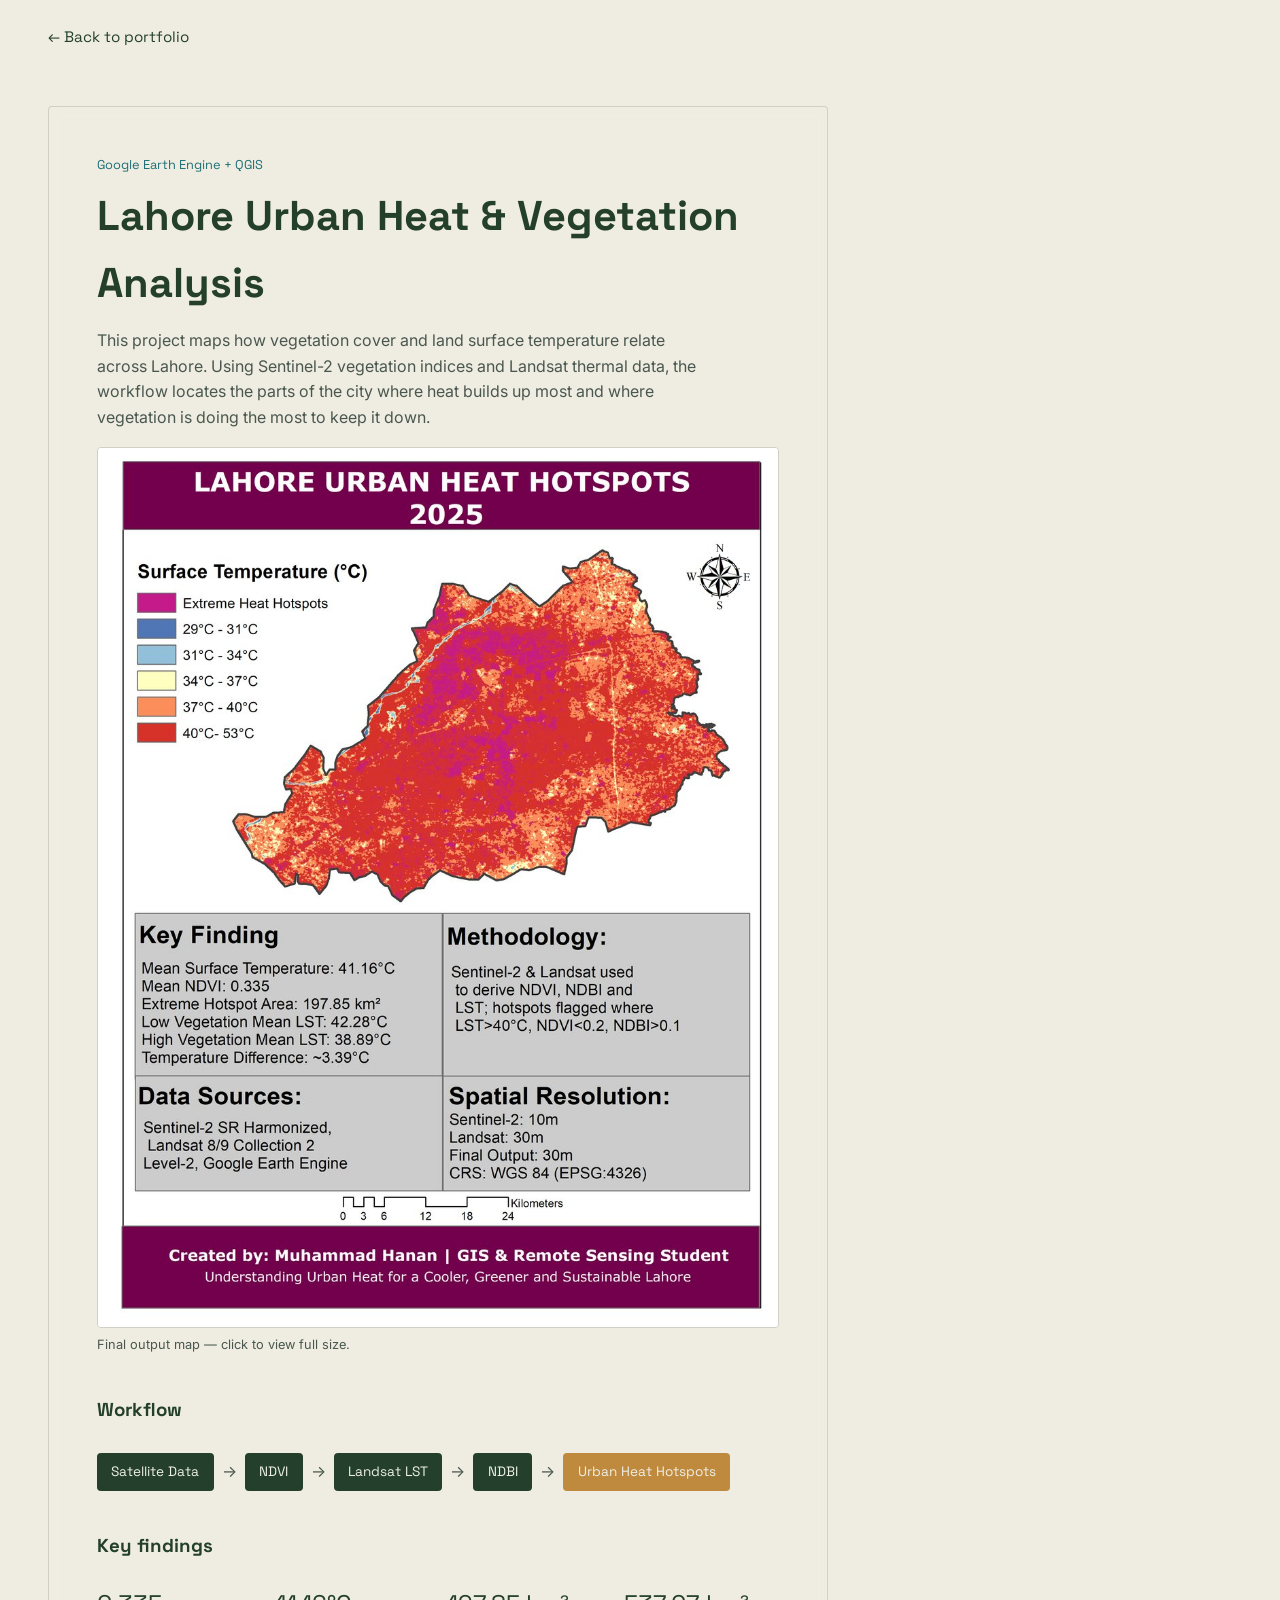
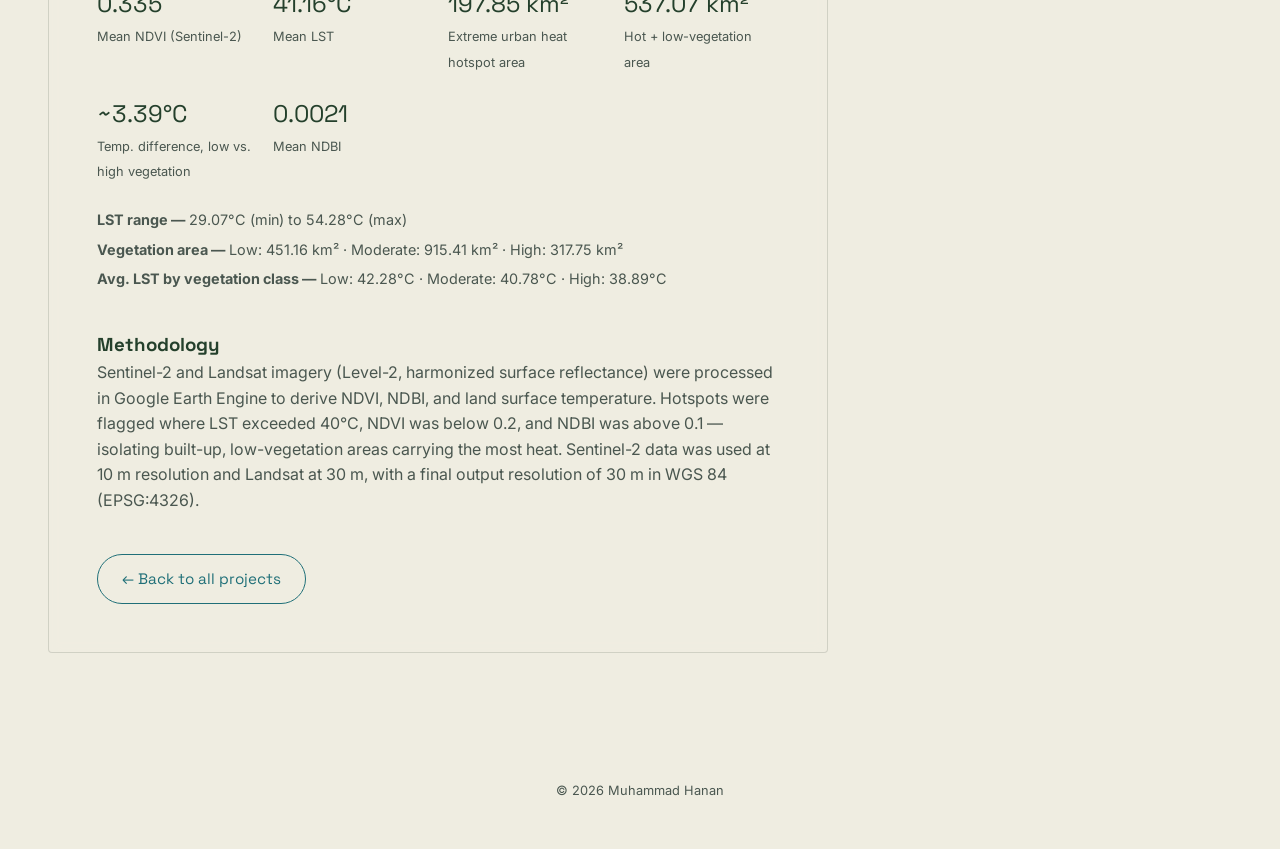
<file: project-1.html>
<!DOCTYPE html>
<html lang="en">
<head>
<meta charset="UTF-8" />
<meta name="viewport" content="width=device-width, initial-scale=1.0" />
<title>Lahore Urban Heat &amp; Vegetation Analysis — Muhammad Hanan</title>
<link rel="preconnect" href="https://fonts.googleapis.com">
<link rel="preconnect" href="https://fonts.gstatic.com" crossorigin>
<link href="https://fonts.googleapis.com/css2?family=Space+Grotesk:wght@400;500;600;700&family=Inter:wght@400;500;600&display=swap" rel="stylesheet">
<link rel="stylesheet" href="css/style.css" />
<style>
  /* This page has no 3D globe behind it, so we give it a plain
     background instead of the semi-transparent "floating over canvas" look. */
  body { background: var(--paper); }
  .project__inner { background: var(--paper-2); }
</style>
</head>
<body>

<header class="detail-header">
  <a href="index.html" class="detail-header__back">← Back to portfolio</a>
</header>

<main>
  <section class="section project" style="min-height:auto; padding-top:2rem;">
    <div class="panel__inner project__inner" style="max-width:780px;">
      <p class="project__tools">Google Earth Engine + QGIS</p>
      <h1 class="project__title" style="font-size:clamp(1.8rem,4vw,2.6rem);">Lahore Urban Heat &amp; Vegetation Analysis</h1>
      <p class="project__desc">
        This project maps how vegetation cover and land surface temperature relate across Lahore.
        Using Sentinel-2 vegetation indices and Landsat thermal data, the workflow locates the parts
        of the city where heat builds up most and where vegetation is doing the most to keep it down.
      </p>

      <img class="project__thumb lightbox-trigger" style="max-width:100%;"
           src="assets/img/lahore-heat-hotspots-2025.jpg"
           alt="Lahore Urban Heat Hotspots 2025 — final map output" loading="lazy" />
      <p class="project__caption">Final output map — click to view full size.</p>

      <h3 style="font-family:var(--font-display); color:var(--forest); margin-top:2.5rem;">Workflow</h3>
      <div class="pipeline">
        <div class="pipeline__step"><span>Satellite Data</span></div>
        <div class="pipeline__arrow">→</div>
        <div class="pipeline__step"><span>NDVI</span></div>
        <div class="pipeline__arrow">→</div>
        <div class="pipeline__step"><span>Landsat LST</span></div>
        <div class="pipeline__arrow">→</div>
        <div class="pipeline__step"><span>NDBI</span></div>
        <div class="pipeline__arrow">→</div>
        <div class="pipeline__step pipeline__step--final"><span>Urban Heat Hotspots</span></div>
      </div>

      <h3 style="font-family:var(--font-display); color:var(--forest); margin-top:2.5rem;">Key findings</h3>
      <div class="stats">
        <div class="stats__item"><span class="stats__value">0.335</span><span class="stats__label">Mean NDVI (Sentinel-2)</span></div>
        <div class="stats__item"><span class="stats__value">41.16°C</span><span class="stats__label">Mean LST</span></div>
        <div class="stats__item"><span class="stats__value">197.85 km²</span><span class="stats__label">Extreme urban heat hotspot area</span></div>
        <div class="stats__item"><span class="stats__value">537.07 km²</span><span class="stats__label">Hot + low-vegetation area</span></div>
        <div class="stats__item"><span class="stats__value">~3.39°C</span><span class="stats__label">Temp. difference, low vs. high vegetation</span></div>
        <div class="stats__item"><span class="stats__value">0.0021</span><span class="stats__label">Mean NDBI</span></div>
      </div>

      <div class="substats">
        <p><strong>LST range —</strong> 29.07°C (min) to 54.28°C (max)</p>
        <p><strong>Vegetation area —</strong> Low: 451.16 km² · Moderate: 915.41 km² · High: 317.75 km²</p>
        <p><strong>Avg. LST by vegetation class —</strong> Low: 42.28°C · Moderate: 40.78°C · High: 38.89°C</p>
      </div>

      <h3 style="font-family:var(--font-display); color:var(--forest); margin-top:2.5rem;">Methodology</h3>
      <p class="project__body" style="color:var(--ink-soft);">
        Sentinel-2 and Landsat imagery (Level-2, harmonized surface reflectance) were processed in
        Google Earth Engine to derive NDVI, NDBI, and land surface temperature. Hotspots were flagged
        where LST exceeded 40°C, NDVI was below 0.2, and NDBI was above 0.1 — isolating built-up,
        low-vegetation areas carrying the most heat. Sentinel-2 data was used at 10 m resolution and
        Landsat at 30 m, with a final output resolution of 30 m in WGS 84 (EPSG:4326).
      </p>

      <a href="index.html#projects" class="btn btn--outline">← Back to all projects</a>
    </div>
  </section>
</main>

<footer class="footer">
  <p>© 2026 Muhammad Hanan</p>
</footer>

<script src="https://cdnjs.cloudflare.com/ajax/libs/gsap/3.12.5/gsap.min.js"></script>
<script>
  // Minimal lightbox for this standalone page (same pattern as main.js)
  document.querySelectorAll(".lightbox-trigger").forEach((img) => {
    img.addEventListener("click", () => window.open(img.src, "_blank"));
  });
</script>
</body>
</html>
</file>
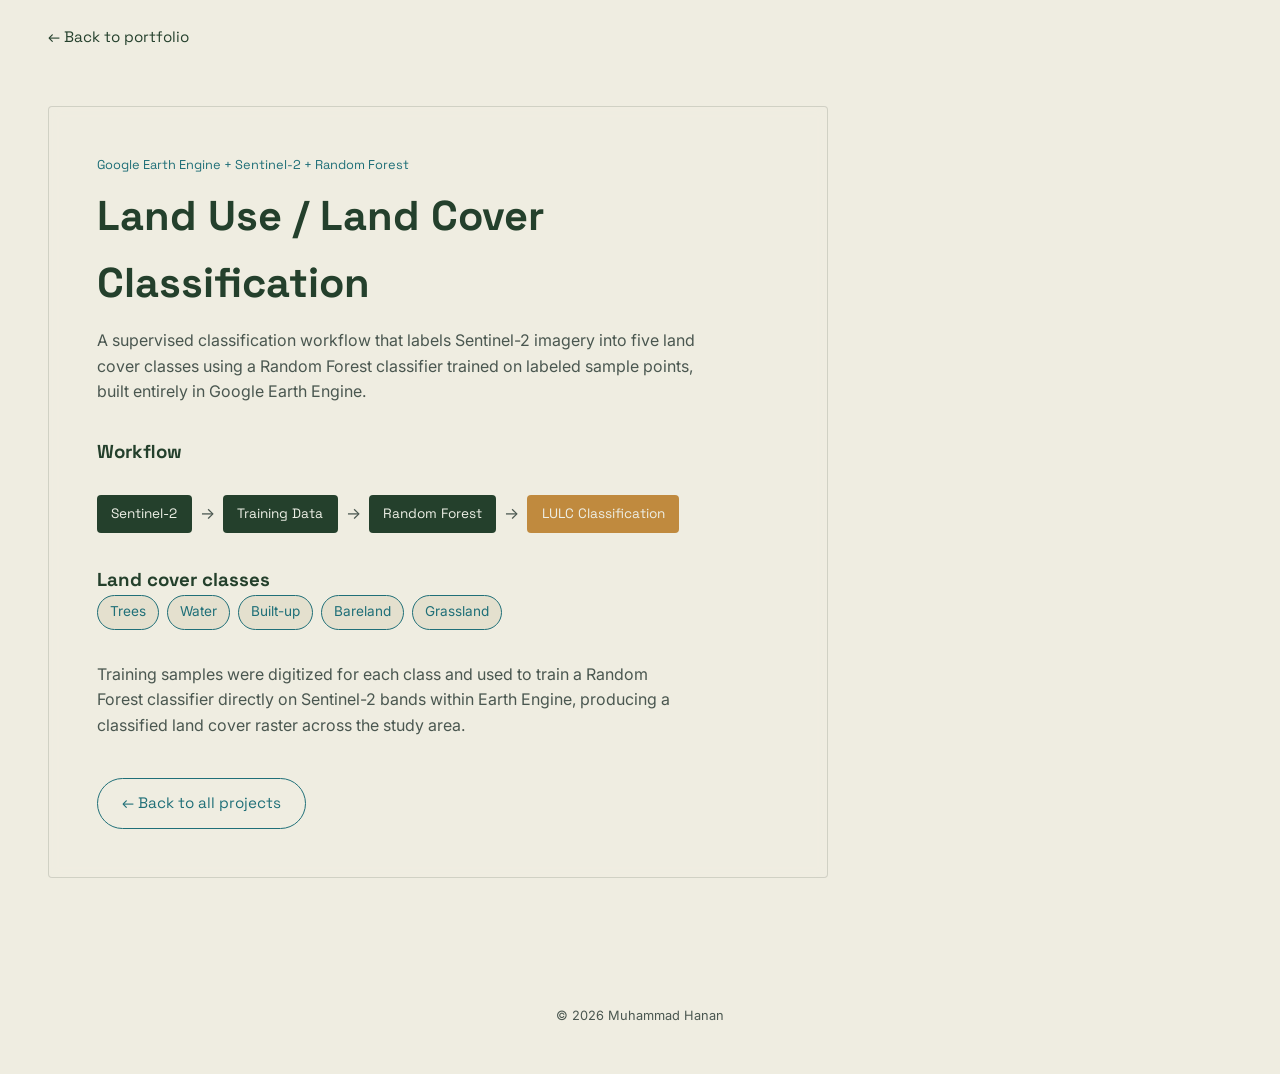
<file: project-2.html>
<!DOCTYPE html>
<html lang="en">
<head>
<meta charset="UTF-8" />
<meta name="viewport" content="width=device-width, initial-scale=1.0" />
<title>Land Use / Land Cover Classification — Muhammad Hanan</title>
<link rel="preconnect" href="https://fonts.googleapis.com">
<link rel="preconnect" href="https://fonts.gstatic.com" crossorigin>
<link href="https://fonts.googleapis.com/css2?family=Space+Grotesk:wght@400;500;600;700&family=Inter:wght@400;500;600&display=swap" rel="stylesheet">
<link rel="stylesheet" href="css/style.css" />
<style>
  body { background: var(--paper); }
  .project__inner { background: var(--paper-2); }
</style>
</head>
<body>

<header class="detail-header">
  <a href="index.html" class="detail-header__back">← Back to portfolio</a>
</header>

<main>
  <section class="section project" style="min-height:auto; padding-top:2rem;">
    <div class="panel__inner project__inner" style="max-width:780px;">
      <p class="project__tools">Google Earth Engine + Sentinel-2 + Random Forest</p>
      <h1 class="project__title" style="font-size:clamp(1.8rem,4vw,2.6rem);">Land Use / Land Cover Classification</h1>
      <p class="project__desc">
        A supervised classification workflow that labels Sentinel-2 imagery into five land cover
        classes using a Random Forest classifier trained on labeled sample points, built entirely
        in Google Earth Engine.
      </p>

      <h3 style="font-family:var(--font-display); color:var(--forest); margin-top:2rem;">Workflow</h3>
      <div class="pipeline">
        <div class="pipeline__step"><span>Sentinel-2</span></div>
        <div class="pipeline__arrow">→</div>
        <div class="pipeline__step"><span>Training Data</span></div>
        <div class="pipeline__arrow">→</div>
        <div class="pipeline__step"><span>Random Forest</span></div>
        <div class="pipeline__arrow">→</div>
        <div class="pipeline__step pipeline__step--final"><span>LULC Classification</span></div>
      </div>

      <h3 style="font-family:var(--font-display); color:var(--forest); margin-top:2rem;">Land cover classes</h3>
      <ul class="tags tags--classes">
        <li>Trees</li><li>Water</li><li>Built-up</li><li>Bareland</li><li>Grassland</li>
      </ul>

      <p class="project__desc" style="margin-top:2rem; color:var(--ink-soft);">
        Training samples were digitized for each class and used to train a Random Forest classifier
        directly on Sentinel-2 bands within Earth Engine, producing a classified land cover raster
        across the study area.
      </p>

      <a href="index.html#projects" class="btn btn--outline">← Back to all projects</a>
    </div>
  </section>
</main>

<footer class="footer">
  <p>© 2026 Muhammad Hanan</p>
</footer>
</body>
</html>
</file>
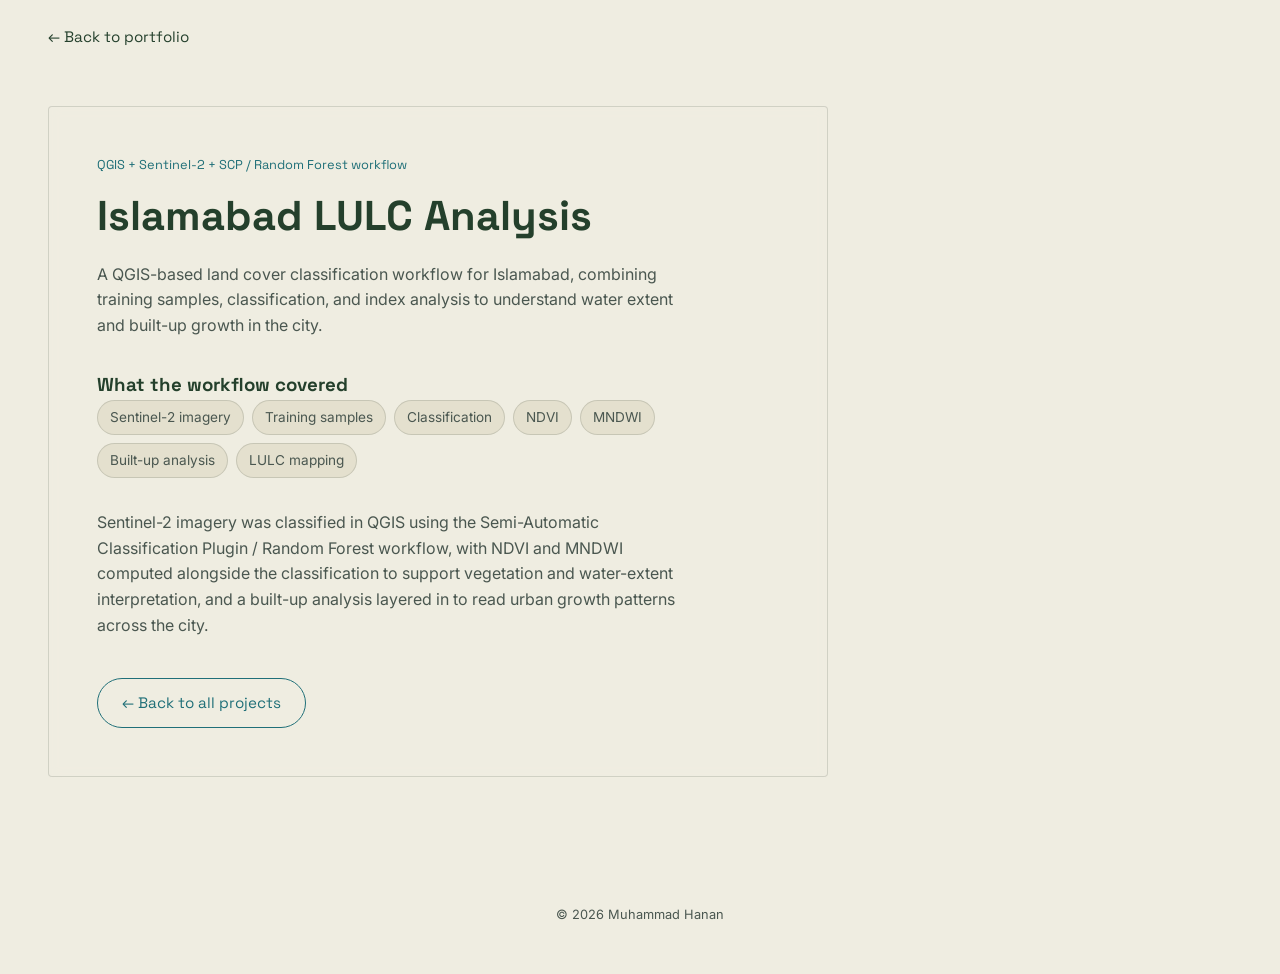
<file: project-3.html>
<!DOCTYPE html>
<html lang="en">
<head>
<meta charset="UTF-8" />
<meta name="viewport" content="width=device-width, initial-scale=1.0" />
<title>Islamabad LULC Analysis — Muhammad Hanan</title>
<link rel="preconnect" href="https://fonts.googleapis.com">
<link rel="preconnect" href="https://fonts.gstatic.com" crossorigin>
<link href="https://fonts.googleapis.com/css2?family=Space+Grotesk:wght@400;500;600;700&family=Inter:wght@400;500;600&display=swap" rel="stylesheet">
<link rel="stylesheet" href="css/style.css" />
<style>
  body { background: var(--paper); }
  .project__inner { background: var(--paper-2); }
</style>
</head>
<body>

<header class="detail-header">
  <a href="index.html" class="detail-header__back">← Back to portfolio</a>
</header>

<main>
  <section class="section project" style="min-height:auto; padding-top:2rem;">
    <div class="panel__inner project__inner" style="max-width:780px;">
      <p class="project__tools">QGIS + Sentinel-2 + SCP / Random Forest workflow</p>
      <h1 class="project__title" style="font-size:clamp(1.8rem,4vw,2.6rem);">Islamabad LULC Analysis</h1>
      <p class="project__desc">
        A QGIS-based land cover classification workflow for Islamabad, combining training samples,
        classification, and index analysis to understand water extent and built-up growth in the city.
      </p>

      <h3 style="font-family:var(--font-display); color:var(--forest); margin-top:2rem;">What the workflow covered</h3>
      <ul class="tags">
        <li>Sentinel-2 imagery</li><li>Training samples</li><li>Classification</li>
        <li>NDVI</li><li>MNDWI</li><li>Built-up analysis</li><li>LULC mapping</li>
      </ul>

      <p class="project__desc" style="margin-top:2rem; color:var(--ink-soft);">
        Sentinel-2 imagery was classified in QGIS using the Semi-Automatic Classification Plugin /
        Random Forest workflow, with NDVI and MNDWI computed alongside the classification to support
        vegetation and water-extent interpretation, and a built-up analysis layered in to read urban
        growth patterns across the city.
      </p>

      <a href="index.html#projects" class="btn btn--outline">← Back to all projects</a>
    </div>
  </section>
</main>

<footer class="footer">
  <p>© 2026 Muhammad Hanan</p>
</footer>
</body>
</html>
</file>
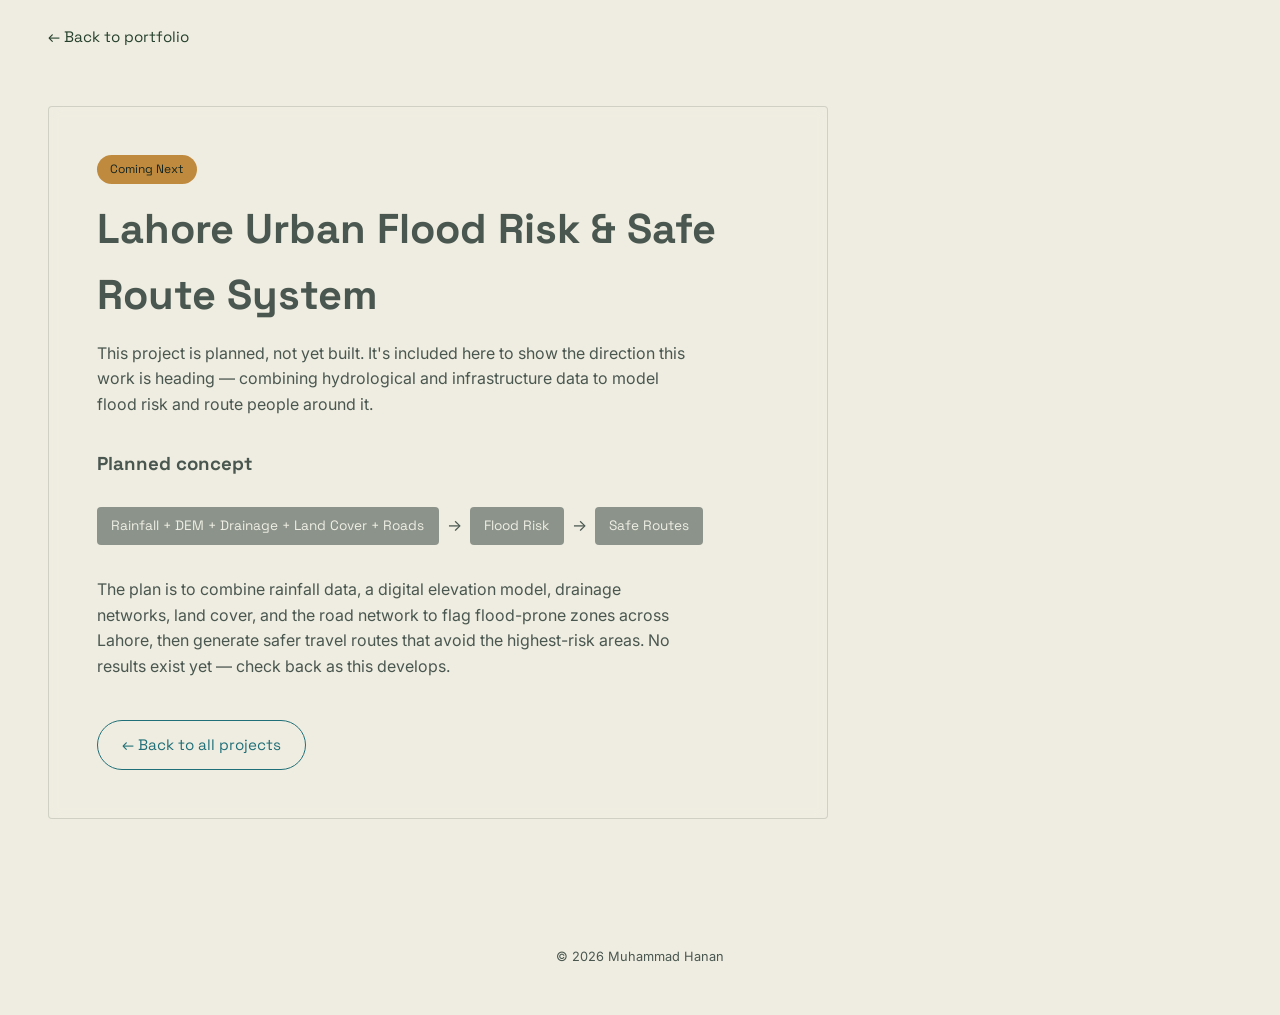
<file: project-4.html>
<!DOCTYPE html>
<html lang="en">
<head>
<meta charset="UTF-8" />
<meta name="viewport" content="width=device-width, initial-scale=1.0" />
<title>Lahore Urban Flood Risk &amp; Safe Route System (Coming Next) — Muhammad Hanan</title>
<link rel="preconnect" href="https://fonts.googleapis.com">
<link rel="preconnect" href="https://fonts.gstatic.com" crossorigin>
<link href="https://fonts.googleapis.com/css2?family=Space+Grotesk:wght@400;500;600;700&family=Inter:wght@400;500;600&display=swap" rel="stylesheet">
<link rel="stylesheet" href="css/style.css" />
<style>
  body { background: var(--paper); }
  .project__inner { background: var(--paper-2); }
</style>
</head>
<body>

<header class="detail-header">
  <a href="index.html" class="detail-header__back">← Back to portfolio</a>
</header>

<main>
  <section class="section project project--upcoming" style="min-height:auto; padding-top:2rem;">
    <div class="panel__inner project__inner" style="max-width:780px;">
      <p class="badge badge--upcoming">Coming Next</p>
      <h1 class="project__title" style="font-size:clamp(1.8rem,4vw,2.6rem); color:var(--ink-soft);">Lahore Urban Flood Risk &amp; Safe Route System</h1>
      <p class="project__desc">
        This project is planned, not yet built. It's included here to show the direction this work
        is heading — combining hydrological and infrastructure data to model flood risk and route
        people around it.
      </p>

      <h3 style="font-family:var(--font-display); color:var(--ink-soft); margin-top:2rem;">Planned concept</h3>
      <div class="pipeline pipeline--muted">
        <div class="pipeline__step"><span>Rainfall + DEM + Drainage + Land Cover + Roads</span></div>
        <div class="pipeline__arrow">→</div>
        <div class="pipeline__step"><span>Flood Risk</span></div>
        <div class="pipeline__arrow">→</div>
        <div class="pipeline__step pipeline__step--final"><span>Safe Routes</span></div>
      </div>

      <p class="project__desc" style="margin-top:2rem; color:var(--ink-soft);">
        The plan is to combine rainfall data, a digital elevation model, drainage networks, land
        cover, and the road network to flag flood-prone zones across Lahore, then generate safer
        travel routes that avoid the highest-risk areas. No results exist yet — check back as this
        develops.
      </p>

      <a href="index.html#projects" class="btn btn--outline">← Back to all projects</a>
    </div>
  </section>
</main>

<footer class="footer">
  <p>© 2026 Muhammad Hanan</p>
</footer>
</body>
</html>
</file>
<file: css/style.css>
/* =========================================================
   DESIGN TOKENS — change your whole site's look from here
   ========================================================= */
:root {
  --paper:       #EFEDE1;   /* main light background — "map paper" */
  --paper-2:     #E4E0CE;   /* slightly deeper panel background */
  --ink:         #1B2420;   /* main text color, on light backgrounds */
  --ink-soft:    #4A5750;   /* secondary text on light backgrounds */

  --forest:      #24402C;   /* primary brand green */
  --forest-deep: #16261F;   /* dark section background */
  --teal:        #1F6F78;   /* satellite / water accent */
  --ochre:       #C08A3E;   /* single warm accent — use sparingly */

  --paper-on-dark: #EDEFE6;
  --line:        rgba(27, 36, 32, 0.14);
  --line-on-dark: rgba(237, 239, 230, 0.16);

  --font-display: "Space Grotesk", sans-serif;
  --font-body:    "Inter", sans-serif;

  --max-width: 1160px;
  --pad: clamp(1.25rem, 4vw, 3rem);
}

/* =========================================================
   RESET
   ========================================================= */
* { box-sizing: border-box; }
html { scroll-behavior: smooth; }
body {
  margin: 0;
  background: var(--paper);
  color: var(--ink);
  font-family: var(--font-body);
  font-size: 16px;
  line-height: 1.6;
  overflow-x: hidden;
}
a { color: inherit; text-decoration: none; }
ul { list-style: none; margin: 0; padding: 0; }
h1, h2, h3 { font-family: var(--font-display); margin: 0; }
p { margin: 0 0 1rem; }

@media (prefers-reduced-motion: reduce) {
  html { scroll-behavior: auto; }
  * { animation-duration: 0.01ms !important; transition-duration: 0.01ms !important; }
}

/* =========================================================
   THE GLOBE — fixed full-screen canvas behind everything
   ========================================================= */
#globe-canvas {
  position: fixed;
  inset: 0;
  width: 100vw;
  height: 100vh;
  z-index: 0;
  display: block;
}
#globe-loading {
  position: fixed;
  inset: 0;
  display: flex;
  align-items: center;
  justify-content: center;
  font-family: var(--font-display);
  color: var(--paper-on-dark);
  background: var(--forest-deep);
  z-index: 1;
  letter-spacing: 0.02em;
  transition: opacity 0.6s ease;
  pointer-events: none;
}
#globe-loading.hidden { opacity: 0; }

/* =========================================================
   NAV
   ========================================================= */
.nav {
  position: fixed;
  top: 0; left: 0; right: 0;
  z-index: 20;
  display: flex;
  align-items: center;
  justify-content: space-between;
  padding: 1.25rem var(--pad);
  mix-blend-mode: difference;
}
.nav__brand {
  font-family: var(--font-display);
  font-weight: 600;
  font-size: 1.05rem;
  color: var(--paper-on-dark);
}
.nav__links { display: flex; align-items: center; gap: 2rem; }
.nav__links a {
  color: var(--paper-on-dark);
  font-size: 0.95rem;
}
.nav__cv {
  border: 1px solid var(--paper-on-dark);
  border-radius: 999px;
  padding: 0.4rem 1rem !important;
  font-family: var(--font-display);
  font-size: 0.85rem !important;
}
.nav__toggle { display: none; }

@media (max-width: 720px) {
  .nav__links {
    position: fixed;
    top: 0; right: 0;
    height: 100vh;
    width: 70vw;
    background: var(--forest-deep);
    flex-direction: column;
    align-items: flex-start;
    justify-content: center;
    gap: 2rem;
    padding: 2rem;
    transform: translateX(100%);
    transition: transform 0.4s ease;
    mix-blend-mode: normal;
  }
  .nav__links.open { transform: translateX(0); }
  .nav__toggle {
    display: flex;
    flex-direction: column;
    gap: 5px;
    background: none;
    border: none;
    cursor: pointer;
    z-index: 21;
  }
  .nav__toggle span {
    width: 22px; height: 2px;
    background: var(--paper-on-dark);
  }
}

/* =========================================================
   LAYOUT — sections sit above the globe
   ========================================================= */
.section {
  position: relative;
  z-index: 2;
  padding: 6rem var(--pad);
  min-height: 60vh;
  display: flex;
  align-items: center;
}
.panel__inner {
  max-width: 620px;
  width: 100%;
}
.panel--right .panel__inner { margin-left: auto; }
.panel--left  .panel__inner  { margin-right: auto; }

/* Frosted card behind text so it stays readable over the 3D globe */
.panel .panel__inner,
.project .panel__inner,
.contact .panel__inner,
.projects-intro .panel__inner {
  background: rgba(239, 237, 225, 0.88);
  backdrop-filter: blur(6px);
  border: 1px solid var(--line);
  border-radius: 4px;
  padding: clamp(1.75rem, 4vw, 3rem);
}

.eyebrow {
  font-family: var(--font-display);
  font-size: 0.85rem;
  color: var(--teal);
  margin-bottom: 0.75rem;
}
.panel__lead {
  font-family: var(--font-display);
  font-size: clamp(1.4rem, 2.6vw, 2rem);
  font-weight: 500;
  color: var(--forest);
  line-height: 1.3;
}
.panel__body { color: var(--ink-soft); max-width: 60ch; }

/* =========================================================
   HERO
   ========================================================= */
.hero {
  min-height: 100vh;
  align-items: center;
  justify-content: flex-start;
}
.hero__content { max-width: 560px; }
.hero__kicker {
  font-family: var(--font-display);
  color: var(--teal);
  font-size: 0.95rem;
  margin-bottom: 1rem;
  background: rgba(239, 237, 225, 0.85);
  display: inline-block;
  padding: 0.25rem 0.75rem;
  border-radius: 999px;
}
.hero__name {
  font-size: clamp(2.6rem, 8vw, 5rem);
  font-weight: 700;
  color: var(--forest);
  line-height: 1.02;
  text-shadow: 0 2px 24px rgba(239,237,225,0.6);
}
.hero__line {
  font-size: clamp(1.1rem, 2vw, 1.4rem);
  color: var(--ink-soft);
  margin: 1rem 0 2rem;
  text-shadow: 0 2px 16px rgba(239,237,225,0.5);
}

.btn {
  display: inline-block;
  font-family: var(--font-display);
  padding: 0.75rem 1.5rem;
  border-radius: 999px;
  font-size: 0.95rem;
}
.btn--ghost {
  border: 1px solid var(--forest);
  color: var(--forest);
  background: rgba(239, 237, 225, 0.7);
}
.btn--ghost:hover { background: var(--forest); color: var(--paper-on-dark); }

.btn--outline {
  display: inline-block;
  margin-top: 1.5rem;
  border: 1px solid var(--teal);
  color: var(--teal);
  background: transparent;
}
.btn--outline:hover { background: var(--teal); color: var(--paper-on-dark); }

/* =========================================================
   ABOUT — photo + text side by side
   ========================================================= */
.panel__inner--about {
  display: grid;
  grid-template-columns: 200px 1fr;
  gap: 2rem;
  align-items: start;
  max-width: 780px;
}
.about__photo {
  width: 100%;
  height: auto;
  border-radius: 6px;
  border: 1px solid var(--line);
  object-fit: cover;
  aspect-ratio: 420 / 580;
}
@media (max-width: 640px) {
  .panel__inner--about {
    grid-template-columns: 1fr;
  }
  .about__photo { max-width: 220px; margin: 0 auto; }
}

/* =========================================================
   PROJECT IMAGES + GALLERY
   ========================================================= */
.project__thumb {
  width: 100%;
  max-width: 420px;
  display: block;
  border-radius: 4px;
  border: 1px solid var(--line);
  margin-top: 1rem;
  cursor: zoom-in;
}
.project__caption {
  font-size: 0.8rem;
  color: var(--ink-soft);
  margin-top: 0.4rem;
}

.gallery {
  display: grid;
  grid-template-columns: repeat(auto-fit, minmax(180px, 1fr));
  gap: 1.25rem;
  margin-top: 1.5rem;
}
.gallery__item { margin: 0; }
.gallery__item img {
  width: 100%;
  height: 160px;
  object-fit: cover;
  border-radius: 4px;
  border: 1px solid var(--line);
  cursor: zoom-in;
  display: block;
}
.gallery__item figcaption {
  font-size: 0.78rem;
  color: var(--ink-soft);
  margin-top: 0.5rem;
  line-height: 1.45;
}

/* =========================================================
   LIGHTBOX — click any map/photo to see it full size
   ========================================================= */
.lightbox {
  position: fixed;
  inset: 0;
  z-index: 100;
  background: rgba(22, 38, 31, 0.92);
  display: none;
  align-items: center;
  justify-content: center;
  padding: 2rem;
}
.lightbox.open { display: flex; }
.lightbox img {
  max-width: 100%;
  max-height: 90vh;
  border-radius: 4px;
}
.lightbox__close {
  position: absolute;
  top: 1.5rem;
  right: 1.5rem;
  background: none;
  border: none;
  color: var(--paper-on-dark);
  font-size: 2rem;
  line-height: 1;
  cursor: pointer;
}

/* =========================================================
   FACTS (About section)
   ========================================================= */
.facts { margin-top: 2rem; display: grid; gap: 1.25rem; }
.facts__item { display: grid; gap: 0.15rem; }
.facts__label {
  font-family: var(--font-display);
  font-size: 0.8rem;
  color: var(--teal);
}
.facts__value { color: var(--ink-soft); }

/* =========================================================
   SKILLS
   ========================================================= */
.skillgroups { display: grid; gap: 1.75rem; margin-top: 1.5rem; }
.skillgroup h3 {
  font-size: 1rem;
  color: var(--forest);
  margin-bottom: 0.6rem;
}
.tags { display: flex; flex-wrap: wrap; gap: 0.5rem; }
.tags li {
  border: 1px solid var(--line);
  padding: 0.35rem 0.75rem;
  border-radius: 999px;
  font-size: 0.85rem;
  color: var(--ink-soft);
  background: var(--paper-2);
}
.tags--classes li { border-color: var(--teal); color: var(--teal); }

/* =========================================================
   PROJECTS
   ========================================================= */
.project__tools {
  font-family: var(--font-display);
  font-size: 0.8rem;
  color: var(--teal);
  margin-bottom: 0.5rem;
}
.project__title {
  font-size: clamp(1.3rem, 2.4vw, 1.8rem);
  color: var(--forest);
  margin-bottom: 0.75rem;
}
.project__desc { color: var(--ink-soft); max-width: 60ch; }

.pipeline {
  display: flex;
  flex-wrap: wrap;
  align-items: center;
  gap: 0.5rem;
  margin: 1.75rem 0;
}
.pipeline__step span {
  display: inline-block;
  background: var(--forest);
  color: var(--paper-on-dark);
  font-family: var(--font-display);
  font-size: 0.85rem;
  padding: 0.5rem 0.9rem;
  border-radius: 4px;
}
.pipeline__step--final span { background: var(--ochre); }
.pipeline__arrow { color: var(--ink-soft); }
.pipeline--muted .pipeline__step span { background: var(--ink-soft); opacity: 0.6; }
.pipeline--muted .pipeline__step--final span { background: var(--ink-soft); opacity: 0.6; }

.stats {
  display: grid;
  grid-template-columns: repeat(auto-fit, minmax(150px, 1fr));
  gap: 1.25rem;
  margin: 1.5rem 0;
}
.stats__value {
  display: block;
  font-family: var(--font-display);
  font-size: 1.5rem;
  color: var(--forest);
}
.stats__label { font-size: 0.8rem; color: var(--ink-soft); }

.substats p { font-size: 0.9rem; color: var(--ink-soft); margin-bottom: 0.4rem; }

.badge {
  display: inline-block;
  font-family: var(--font-display);
  font-size: 0.75rem;
  padding: 0.3rem 0.8rem;
  border-radius: 999px;
  margin-bottom: 0.75rem;
}
.badge--upcoming { background: var(--ochre); color: var(--forest-deep); }
.project--upcoming .project__title { color: var(--ink-soft); }

/* =========================================================
   CONTACT
   ========================================================= */
.contact__list { display: grid; gap: 0.9rem; margin-top: 1.5rem; }
.contact__item {
  font-family: var(--font-display);
  font-size: 1.1rem;
  color: var(--forest);
  border-bottom: 1px solid var(--line);
  padding-bottom: 0.5rem;
  width: fit-content;
}

/* =========================================================
   DETAIL PAGES (project-1.html etc.) — simple header, no globe
   ========================================================= */
.detail-header {
  padding: 1.5rem var(--pad);
}
.detail-header__back {
  font-family: var(--font-display);
  color: var(--forest);
  font-size: 0.95rem;
}

.footer {
  position: relative;
  z-index: 2;
  text-align: center;
  padding: 2rem;
  color: var(--ink-soft);
  font-size: 0.8rem;
  background: var(--paper);
}
</file>
